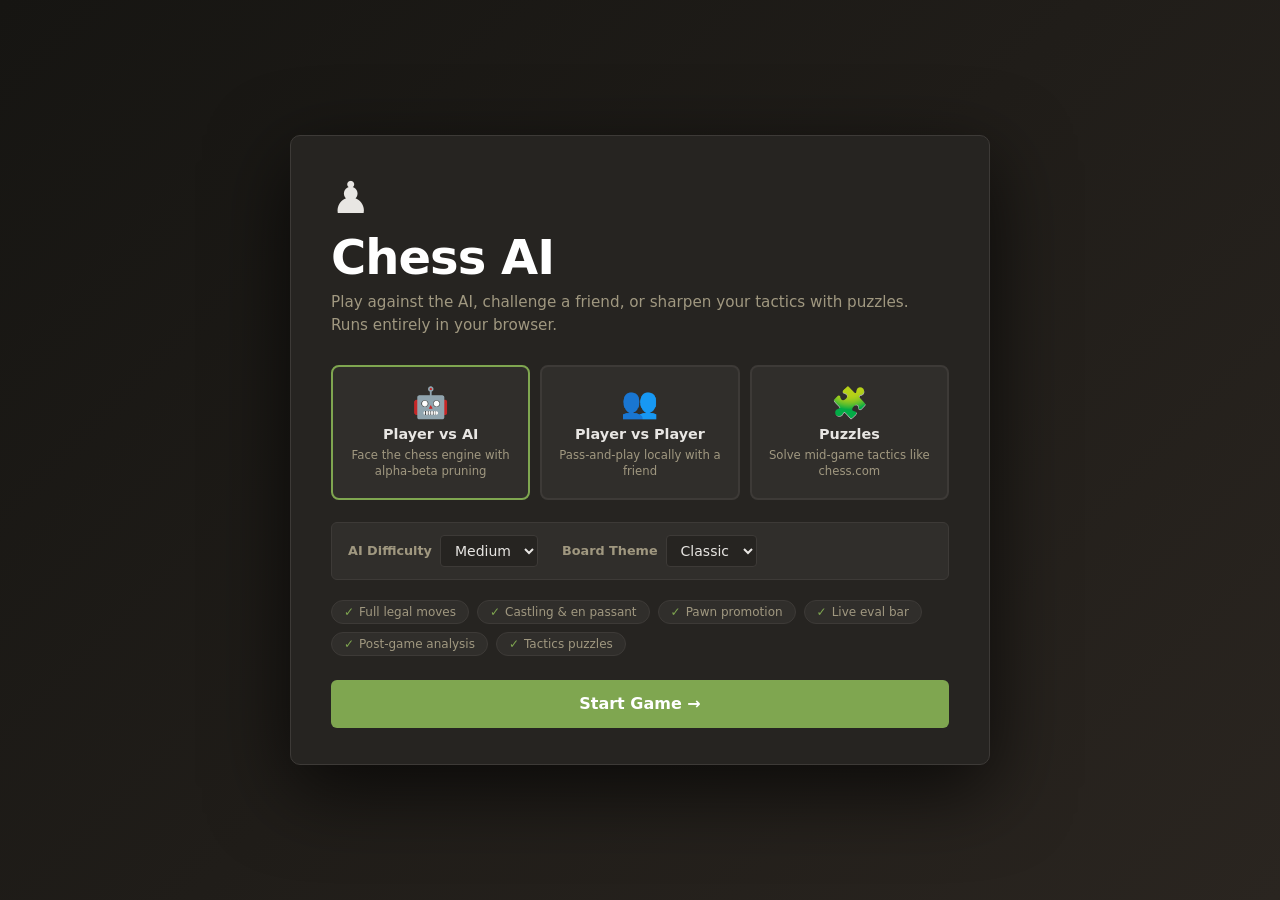
<file: index.html>
<!DOCTYPE html>
<html lang="en">
<head>
<meta charset="UTF-8">
<meta name="viewport" content="width=device-width, initial-scale=1.0">
<title>Chess AI</title>
<style>
/* ================================================================
   CHESS AI — Complete chess.com-inspired styles
   ================================================================ */
:root {
  --light-sq:  #f0d9b5;
  --dark-sq:   #b58863;
  --select:    rgba(20,85,30,0.5);
  --legal-dot: rgba(0,0,0,0.18);
  --last-move: rgba(155,199,0,0.41);
  --check-sq:  #e04040;
  --hint-sq:   rgba(30,160,60,0.5);

  --bg:        #161512;
  --surface:   #262421;
  --surface2:  #302e2b;
  --panel:     #1d1b19;
  --border:    #3d3a37;
  --text:      #e8e6e3;
  --text-dim:  #a09880;
  --text-mute: #6d6460;
  --green:     #7fa650;
  --green-dk:  #538a2c;
  --red:       #c84b4b;
  --blue:      #4d8bc9;
  --gold:      #c9a227;
}

*,*::before,*::after { box-sizing:border-box; margin:0; padding:0; }
html, body { height:100%; }

body {
  background: var(--bg);
  color: var(--text);
  font-family: Inter, system-ui, -apple-system, sans-serif;
  font-size: 14px;
  min-height: 100vh;
}
button { font:inherit; cursor:pointer; border:none; }
select { font:inherit; cursor:pointer; }

/* ── WELCOME SCREEN ─────────────────────────────────────────── */
#welcomeScreen {
  position: fixed; inset: 0;
  display: flex; align-items: center; justify-content: center;
  background: linear-gradient(135deg, #161512 0%, #2a2520 100%);
  z-index: 100; padding: 16px;
}
#welcomeScreen.hidden { display: none; }

.wcard {
  background: var(--surface);
  border: 1px solid var(--border);
  border-radius: 10px;
  padding: 36px 40px;
  width: min(700px, 100%);
  box-shadow: 0 24px 80px rgba(0,0,0,0.7);
}
.wcard-logo { font-size: 44px; margin-bottom: 6px; }
.wcard h1 {
  font-size: clamp(1.8rem, 5vw, 3rem);
  font-weight: 800; color: #fff;
  letter-spacing: -0.02em; margin-bottom: 6px;
}
.wcard .tagline {
  color: var(--text-dim); font-size: 0.95rem;
  margin-bottom: 28px; line-height: 1.5;
}

/* Mode cards */
.mode-grid {
  display: grid; grid-template-columns: repeat(3,1fr);
  gap: 10px; margin-bottom: 22px;
}
.mode-card {
  background: var(--surface2);
  border: 2px solid var(--border);
  border-radius: 8px;
  padding: 18px 12px;
  display: flex; flex-direction: column; align-items: center; gap: 6px;
  color: var(--text); transition: border-color .15s, background .15s;
}
.mode-card:hover { border-color: var(--green); background: #332e28; }
.mode-card.active { border-color: var(--green); }
.mode-card .mc-icon { font-size: 30px; }
.mode-card .mc-name { font-weight: 700; font-size: 0.9rem; }
.mode-card .mc-desc {
  font-size: 0.73rem; color: var(--text-dim);
  text-align: center; line-height: 1.35;
}

/* Options row */
.options-row {
  display: flex; align-items: center; gap: 24px;
  background: var(--surface2); border: 1px solid var(--border);
  border-radius: 6px; padding: 12px 16px;
  margin-bottom: 20px;
}
.opt-group { display:flex; align-items:center; gap:8px; }
.opt-group label { font-size:0.8rem; color:var(--text-dim); font-weight:700; white-space:nowrap; }
.opt-group select {
  background: var(--surface); border: 1px solid var(--border);
  border-radius: 4px; color: var(--text);
  padding: 5px 10px; min-height: 32px;
}

/* Feature chips */
.feat-row {
  display: flex; gap: 8px; flex-wrap: wrap; margin-bottom: 24px;
}
.feat-chip {
  background: var(--surface2); border: 1px solid var(--border);
  border-radius: 20px; padding: 4px 12px;
  font-size: 0.75rem; color: var(--text-dim);
  display: flex; align-items: center; gap: 5px;
}
.feat-chip span { color: var(--green); }

/* Start button */
.start-btn {
  width: 100%; min-height: 48px;
  background: var(--green); color: #fff;
  font-size: 1rem; font-weight: 800;
  border-radius: 6px; transition: background .15s;
}
.start-btn:hover { background: var(--green-dk); }

/* ── GAME SHELL ─────────────────────────────────────────────── */
#gameShell {
  display: none;
  flex-direction: row;
  align-items: center;
  justify-content: center;
  gap: 10px;
  min-height: 100vh;
  padding: 16px;
}
#gameShell.visible { display: flex; }

/* ── EVAL BAR ───────────────────────────────────────────────── */
.eval-bar-wrap {
  display: flex; flex-direction: column;
  width: 20px; height: 560px;
  border-radius: 4px; overflow: hidden;
  flex-shrink: 0; position: relative;
  border: 1px solid var(--border);
}
.eval-black {
  background: #3a3532; width: 100%;
  height: 50%; transition: height 0.6s ease;
  display: flex; align-items: flex-start; justify-content: center;
  padding-top: 4px;
}
.eval-white {
  background: #ddd8d0; width: 100%; flex: 1;
  display: flex; align-items: flex-end; justify-content: center;
  padding-bottom: 4px;
}
.eval-label {
  font-size: 8px; font-weight: 800;
  writing-mode: horizontal-tb; color: var(--text-mute);
}

/* ── BOARD AREA ─────────────────────────────────────────────── */
.board-col {
  display: flex; flex-direction: column;
  gap: 4px;
}

/* Player bar */
.player-bar {
  display: flex; align-items: center; gap: 10px;
  background: var(--surface); border: 1px solid var(--border);
  border-radius: 6px; padding: 7px 12px;
  height: 44px; transition: border-color .2s;
}
.player-bar.active-turn { border-color: var(--green); }
.pav {
  width: 28px; height: 28px; border-radius: 50%;
  display: flex; align-items: center; justify-content: center;
  font-size: 13px; font-weight: 800; flex-shrink: 0;
}
.pav.white { background: #f0ece4; color: #222; }
.pav.black { background: #2a2826; color: #f0ece4; border: 1px solid #555; }
.pname  { font-weight: 700; font-size: 0.88rem; }
.prating{ font-size: 0.72rem; color: var(--text-dim); margin-left: 2px; }
.pcap   {
  display: flex; flex-wrap: wrap; gap: 1px;
  align-items: center; margin-left: auto;
  max-width: 120px;
}
.pcap-piece { font-size: 13px; line-height: 1; }
.padv { font-size: 0.72rem; font-weight: 700; color: var(--text-dim); margin-left: 4px; }

/* Board wrapper with rank/file labels */
.board-with-coords {
  display: flex; flex-direction: column;
}
.board-row { display: flex; }
.rank-labels {
  display: flex; flex-direction: column;
  justify-content: space-around;
  width: 16px; padding: 0 2px;
}
.rank-labels span {
  font-size: 10px; font-weight: 700;
  color: var(--text-mute); text-align: center;
  height: 70px; display: flex; align-items: center;
}
.file-labels {
  display: flex; margin-left: 16px;
}
.file-labels span {
  font-size: 10px; font-weight: 700;
  color: var(--text-mute); text-align: center;
  width: 70px;
}

/* THE BOARD */
.board {
  display: grid;
  grid-template-columns: repeat(8, 70px);
  grid-template-rows:    repeat(8, 70px);
  border: 2px solid #111;
  flex-shrink: 0;
}
.sq {
  width: 70px; height: 70px;
  display: flex; align-items: center; justify-content: center;
  cursor: pointer; position: relative;
  transition: background 0.05s;
}
.sq.light { background: var(--light-sq); }
.sq.dark  { background: var(--dark-sq); }
.sq.sel   { background: var(--select) !important; }
.sq.last-from,
.sq.last-to  { box-shadow: inset 0 0 0 100px var(--last-move); }
.sq.in-check { background: radial-gradient(circle, rgba(255,0,0,0.55) 0%, var(--check-sq) 100%) !important; }
.sq.hint     { box-shadow: inset 0 0 0 100px var(--hint-sq); }

/* Legal move indicators */
.sq.legal-move::after {
  content: '';
  position: absolute;
  width: 30%; height: 30%;
  border-radius: 50%;
  background: rgba(0,0,0,0.18);
  pointer-events: none; z-index: 2;
}
.sq.legal-cap::after {
  content: '';
  position: absolute;
  inset: 0;
  background: radial-gradient(circle, transparent 60%, rgba(0,0,0,0.18) 60%);
  pointer-events: none; z-index: 2;
}

/* ── PIECES — high-contrast white vs black ─────────────────── */
.piece {
  width: 88%; height: 88%;
  display: flex; align-items: center; justify-content: center;
  pointer-events: none; user-select: none;
  position: relative; z-index: 1;
}
.piece img {
  width: 100%; height: 100%;
  object-fit: contain;
  filter: drop-shadow(0 2px 5px rgba(0,0,0,0.6));
  pointer-events: none;
}
/* Unicode fallback — clearly distinct white vs black */
.piece.wp .pu {  /* white pieces */
  color: #fff8ef;
  text-shadow:
    0 0 0 #fff8ef,
    -1.5px -1.5px 0 #000,
     1.5px -1.5px 0 #000,
    -1.5px  1.5px 0 #000,
     1.5px  1.5px 0 #000,
     0 3px 6px rgba(0,0,0,0.7);
}
.piece.bp .pu {  /* black pieces */
  color: #1a1715;
  text-shadow:
    0 0 0 #1a1715,
    -1.5px -1.5px 0 #e8e0d0,
     1.5px -1.5px 0 #e8e0d0,
    -1.5px  1.5px 0 #e8e0d0,
     1.5px  1.5px 0 #e8e0d0,
     0 3px 6px rgba(0,0,0,0.5);
}
.pu {
  font-size: 46px; line-height: 1;
  display: block; pointer-events: none;
}

/* ── SIDE PANEL ─────────────────────────────────────────────── */
.side-panel {
  display: flex; flex-direction: column;
  gap: 8px; width: 272px; flex-shrink: 0;
  align-self: center;
}
.scard {
  background: var(--surface);
  border: 1px solid var(--border);
  border-radius: 8px; padding: 14px;
}
.scard-title {
  font-size: 0.68rem; font-weight: 800;
  text-transform: uppercase; letter-spacing: 0.07em;
  color: var(--text-mute); margin-bottom: 10px;
}

/* Mode tabs */
.mtabs { display: flex; gap: 4px; margin-bottom: 0; }
.mtab {
  flex: 1; min-height: 30px;
  background: var(--surface2); border: 1px solid var(--border);
  border-radius: 4px; color: var(--text-dim);
  font-size: 0.75rem; font-weight: 700;
  transition: all .12s;
}
.mtab.active, .mtab:hover {
  background: var(--green); border-color: var(--green); color: #fff;
}

/* Status */
.status-msg {
  font-size: 0.95rem; font-weight: 700;
  line-height: 1.4; min-height: 2.4em;
  color: var(--text);
}
.status-msg.good { color: var(--green); }
.status-msg.bad  { color: var(--red); }
.status-msg.warn { color: var(--gold); }

/* Buttons */
.btn-grid { display: grid; grid-template-columns: 1fr 1fr; gap: 6px; }
.btn-grid.one-col { grid-template-columns: 1fr; }
.gbtn {
  min-height: 34px; border-radius: 4px;
  font-size: 0.78rem; font-weight: 700;
  background: var(--surface2); border: 1px solid var(--border);
  color: var(--text); transition: all .12s; padding: 0 8px;
}
.gbtn:hover { border-color: var(--text-dim); }
.gbtn.green { background: var(--green); border-color: var(--green); color: #fff; }
.gbtn.green:hover { background: var(--green-dk); }
.gbtn.blue  { background: var(--blue);  border-color: var(--blue);  color: #fff; }
.gbtn.red   { background: var(--red);   border-color: var(--red);   color: #fff; }
.gbtn.wide  { grid-column: 1/-1; }
.gbtn:disabled { opacity: 0.4; cursor: not-allowed; }

/* Slider */
.slider-wrap {
  display: flex; align-items: center; gap: 8px;
}
.slider-wrap label { font-size: 0.75rem; color: var(--text-dim); font-weight: 700; }
.slider-wrap input[type=range] { flex: 1; accent-color: var(--green); }
.slider-wrap .sv { font-size: 0.78rem; font-weight: 800; min-width: 18px; text-align: right; }

/* Eval numbers */
.eval-num {
  font-size: 1.4rem; font-weight: 800; color: var(--text);
  display: flex; align-items: baseline; gap: 6px;
}
.eval-num small { font-size: 0.7rem; color: var(--text-dim); font-weight: 700; }

/* Move list */
.move-scroll { max-height: 150px; overflow-y: auto; scrollbar-width: thin; scrollbar-color: var(--border) transparent; }
.move-table { width: 100%; border-collapse: collapse; }
.move-table td { padding: 3px 5px; font-size: 0.8rem; }
.move-table td:first-child { color: var(--text-mute); width: 24px; font-weight: 700; }
.move-table .wm { color: var(--text); font-weight: 600; }
.move-table .bm { color: var(--text-dim); }
.move-table tr:hover td { background: var(--surface2); }

/* ── PUZZLE PANEL ───────────────────────────────────────────── */
.pz-badge {
  display: inline-block;
  background: var(--gold); color: #000;
  font-size: 0.62rem; font-weight: 800;
  padding: 2px 7px; border-radius: 3px;
  text-transform: uppercase; margin-right: 6px;
}
.pz-rating { float: right; font-size: 0.75rem; color: var(--text-dim); font-weight: 700; }
.pz-name { font-weight: 700; font-size: 0.92rem; margin-bottom: 6px; }
.pz-desc { font-size: 0.8rem; color: var(--text-dim); line-height: 1.45; margin-bottom: 10px; }

.pz-progress { display: flex; gap: 5px; margin-bottom: 10px; }
.pdot {
  width: 9px; height: 9px; border-radius: 50%;
  background: var(--surface2); border: 1px solid var(--border);
  transition: background .2s;
}
.pdot.ok  { background: var(--green); border-color: var(--green); }
.pdot.bad { background: var(--red);   border-color: var(--red); }

.pz-feedback {
  font-size: 0.82rem; font-weight: 700;
  padding: 8px 10px; border-radius: 4px; margin-bottom: 8px;
  min-height: 36px; line-height: 1.4;
}
.pz-feedback.ok   { background: #1a3a1a; color: #7fc97f; }
.pz-feedback.bad  { background: #3a1a1a; color: #f08080; }
.pz-feedback.info { background: var(--surface2); color: var(--text-dim); }

.pz-nav { display: flex; gap: 6px; }
.pz-nav button { flex: 1; min-height: 32px; border-radius: 4px; font-size: 0.78rem; font-weight: 700; }

/* ── PROMOTION OVERLAY ──────────────────────────────────────── */
#promoOverlay {
  display: none; position: fixed; inset: 0;
  background: rgba(0,0,0,0.75);
  place-items: center; z-index: 200;
}
#promoOverlay.show { display: grid; }
.promo-box {
  background: var(--surface); border: 1px solid var(--border);
  border-radius: 10px; padding: 20px 24px; text-align: center;
  box-shadow: 0 20px 60px rgba(0,0,0,0.7);
}
.promo-box h3 { color: var(--text); margin-bottom: 14px; font-size: 1rem; font-weight: 700; }
.promo-row { display: flex; gap: 10px; }
.promo-sq {
  width: 76px; height: 76px;
  background: var(--surface2); border: 2px solid var(--border);
  border-radius: 8px; display: flex; align-items: center; justify-content: center;
  cursor: pointer; transition: border-color .15s;
  font-size: 48px;
}
.promo-sq:hover { border-color: var(--green); background: #2a3a2a; }
.promo-sq img { width: 58px; height: 58px; object-fit: contain; }

/* ── POST-GAME ANALYSIS ─────────────────────────────────────── */
#analysisOverlay {
  display: none; position: fixed; inset: 0;
  background: rgba(0,0,0,0.8);
  place-items: center; z-index: 150;
  overflow-y: auto; padding: 24px;
}
#analysisOverlay.show { display: grid; }
.analysis-box {
  background: var(--surface); border: 1px solid var(--border);
  border-radius: 10px; padding: 28px 30px;
  width: min(580px,100%);
  box-shadow: 0 24px 70px rgba(0,0,0,0.7);
}
.analysis-box h2 { font-size: 1.7rem; font-weight: 800; color: #fff; margin-bottom: 4px; }
.analysis-box .a-sub { color: var(--text-dim); font-size: 0.88rem; margin-bottom: 20px; }

.a-stats {
  display: grid; grid-template-columns: repeat(3,1fr);
  gap: 8px; margin-bottom: 20px;
}
.a-stat {
  background: var(--surface2); border: 1px solid var(--border);
  border-radius: 5px; padding: 10px 12px;
}
.a-stat span { display:block; font-size:0.65rem; font-weight:800; text-transform:uppercase; color:var(--text-mute); margin-bottom:3px; }
.a-stat strong { font-size:1.15rem; }

.a-sec { margin-bottom: 18px; }
.a-sec h3 { font-size:0.68rem; font-weight:800; text-transform:uppercase; letter-spacing:0.07em; color:var(--text-mute); margin-bottom:10px; }

.mistake-row {
  background: var(--surface2); border-radius: 4px;
  border-left: 3px solid var(--red);
  padding: 9px 12px; margin-bottom: 7px;
  font-size: 0.83rem; line-height: 1.5;
}
.mistake-row.blunder { border-color: #ff5555; }
.mistake-row.mistake { border-color: var(--gold); }
.mr-head { font-weight: 700; color: var(--text); margin-bottom: 2px; }
.mr-note { color: var(--text-dim); }
.mr-tag {
  font-size: 0.65rem; font-weight: 800; text-transform: uppercase;
  padding: 1px 5px; border-radius: 3px; margin-left: 6px;
}
.blunder .mr-tag { background: var(--red);  color: #fff; }
.mistake .mr-tag { background: var(--gold); color: #000; }

.coach-tip {
  background: #192a19; border: 1px solid #2d5a2d;
  border-radius: 5px; padding: 12px 14px;
  font-size: 0.85rem; line-height: 1.55; color: #9acd9a;
}

.a-actions { display: grid; grid-template-columns: 1fr 1fr; gap: 10px; margin-top: 20px; }
.a-actions button {
  min-height: 42px; border-radius: 5px;
  font-weight: 700; font-size: 0.88rem; border: none;
}
.a-actions .ag { background: var(--green); color: #fff; }
.a-actions .ag:hover { background: var(--green-dk); }
.a-actions .as { background: var(--surface2); color: var(--text); border: 1px solid var(--border); }
.a-actions .as:hover { border-color: var(--text-dim); }

/* ── RESPONSIVE ─────────────────────────────────────────────── */
@media (max-width: 1080px) {
  #gameShell { flex-wrap: wrap; align-items: flex-start; padding-top: 12px; }
  .eval-bar-wrap { display: none; }
  .side-panel { width: 100%; max-width: 560px; flex-direction: row; flex-wrap: wrap; }
  .side-panel .scard { flex: 1; min-width: 200px; }
}
@media (max-width: 660px) {
  .board { grid-template-columns: repeat(8,11vw); grid-template-rows: repeat(8,11vw); }
  .sq { width: 11vw; height: 11vw; }
  .rank-labels span { height: 11vw; }
  .file-labels span { width: 11vw; }
  .pu { font-size: 8vw; }
  .mode-grid { grid-template-columns: 1fr 1fr; }
  .a-stats { grid-template-columns: repeat(2,1fr); }
  .a-actions { grid-template-columns: 1fr; }
}
</style>
</head>
<body>

<!-- ═══════════ WELCOME SCREEN ═══════════ -->
<div id="welcomeScreen">
  <div class="wcard">
    <div class="wcard-logo">♟</div>
    <h1>Chess AI</h1>
    <p class="tagline">Play against the AI, challenge a friend, or sharpen your tactics with puzzles. Runs entirely in your browser.</p>

    <div class="mode-grid">
      <button class="mode-card active" id="wm-pvc" onclick="selectMode('pvc')">
        <span class="mc-icon">🤖</span>
        <span class="mc-name">Player vs AI</span>
        <span class="mc-desc">Face the chess engine with alpha-beta pruning</span>
      </button>
      <button class="mode-card" id="wm-pvp" onclick="selectMode('pvp')">
        <span class="mc-icon">👥</span>
        <span class="mc-name">Player vs Player</span>
        <span class="mc-desc">Pass-and-play locally with a friend</span>
      </button>
      <button class="mode-card" id="wm-puzzle" onclick="selectMode('puzzle')">
        <span class="mc-icon">🧩</span>
        <span class="mc-name">Puzzles</span>
        <span class="mc-desc">Solve mid-game tactics like chess.com</span>
      </button>
    </div>

    <div class="options-row">
      <div class="opt-group">
        <label>AI Difficulty</label>
        <select id="diffSelect">
          <option value="2">Easy</option>
          <option value="3" selected>Medium</option>
          <option value="4">Hard</option>
        </select>
      </div>
      <div class="opt-group">
        <label>Board Theme</label>
        <select id="welcomeTheme" onchange="pendingTheme=this.value">
          <option value="classic">Classic</option>
          <option value="ocean">Ocean</option>
          <option value="walnut">Walnut</option>
          <option value="green">Green</option>
        </select>
      </div>
    </div>

    <div class="feat-row">
      <div class="feat-chip"><span>✓</span> Full legal moves</div>
      <div class="feat-chip"><span>✓</span> Castling &amp; en passant</div>
      <div class="feat-chip"><span>✓</span> Pawn promotion</div>
      <div class="feat-chip"><span>✓</span> Live eval bar</div>
      <div class="feat-chip"><span>✓</span> Post-game analysis</div>
      <div class="feat-chip"><span>✓</span> Tactics puzzles</div>
    </div>

    <button class="start-btn" onclick="launchGame()">Start Game →</button>
  </div>
</div>


<!-- ═══════════ GAME SHELL ═══════════ -->
<div id="gameShell">

  <!-- Eval bar -->
  <div class="eval-bar-wrap" id="evalBar">
    <div class="eval-black" id="evalBlack" style="height:50%">
      <span class="eval-label" id="evalTopLabel"></span>
    </div>
    <div class="eval-white">
      <span class="eval-label" id="evalBotLabel">0.0</span>
    </div>
  </div>

  <!-- Board column -->
  <div class="board-col">

    <!-- Top player bar (Black by default) -->
    <div class="player-bar" id="topBar">
      <div class="pav black">♟</div>
      <div>
        <span class="pname">Black</span>
        <span class="prating" id="topRating"></span>
      </div>
      <div class="pcap" id="topCap"></div>
      <span class="padv" id="topAdv"></span>
    </div>

    <!-- Board with coordinate labels -->
    <div class="board-with-coords">
      <div class="board-row">
        <div class="rank-labels" id="rankLabels"></div>
        <div class="board" id="board"></div>
      </div>
      <div class="file-labels" id="fileLabels"></div>
    </div>

    <!-- Bottom player bar (White by default) -->
    <div class="player-bar" id="bottomBar">
      <div class="pav white">♙</div>
      <div>
        <span class="pname" id="bottomName">You (White)</span>
        <span class="prating" id="bottomRating"></span>
      </div>
      <div class="pcap" id="bottomCap"></div>
      <span class="padv" id="bottomAdv"></span>
    </div>

  </div><!-- /board-col -->


  <!-- Side panel -->
  <div class="side-panel">

    <!-- Mode tabs -->
    <div class="scard" style="padding:10px">
      <div class="mtabs">
        <button class="mtab active" id="tabPvc" onclick="switchMode('pvc')">Vs AI</button>
        <button class="mtab"        id="tabPvp" onclick="switchMode('pvp')">P vs P</button>
        <button class="mtab"        id="tabPuzzle" onclick="switchMode('puzzle')">Puzzles</button>
        <button class="mtab"        onclick="goMenu()" style="flex:0;padding:0 10px">☰</button>
      </div>
    </div>

    <!-- Status card (game modes) -->
    <div class="scard" id="statusCard">
      <div class="scard-title">Status</div>
      <div class="status-msg" id="statusMsg">White to move</div>
    </div>

    <!-- Controls -->
    <div class="scard" id="controlsCard">
      <div class="scard-title">Controls</div>
      <div class="btn-grid">
        <button class="gbtn blue wide" id="hintBtn" onclick="showHint()">💡 Hint</button>
        <button class="gbtn" onclick="flipBoard()">↕ Flip</button>
        <button class="gbtn" onclick="resetGame()">↺ Reset</button>
        <button class="gbtn wide" onclick="goMenu()">← Menu</button>
      </div>
    </div>

    <!-- Engine settings -->
    <div class="scard" id="engineCard">
      <div class="scard-title">Engine</div>
      <div class="slider-wrap" style="margin-bottom:10px">
        <label>Depth</label>
        <input type="range" id="depthSlider" min="1" max="4" value="3" oninput="aiDepth=+this.value;document.getElementById('depthVal').textContent=this.value">
        <span class="sv" id="depthVal">3</span>
      </div>
      <div class="scard-title" style="margin-bottom:6px">Theme</div>
      <select id="themeSelect" onchange="setTheme(this.value)" style="width:100%;background:var(--surface2);border:1px solid var(--border);border-radius:4px;color:var(--text);padding:5px 8px;min-height:30px">
        <option value="classic">Classic</option>
        <option value="ocean">Ocean</option>
        <option value="walnut">Walnut</option>
        <option value="green">Green</option>
      </select>
    </div>

    <!-- Eval display -->
    <div class="scard" id="evalCard">
      <div class="scard-title">Evaluation</div>
      <div class="eval-num"><span id="evalNum">0.0</span><small>centipawns</small></div>
    </div>

    <!-- Move history -->
    <div class="scard" id="moveCard" style="flex:1">
      <div class="scard-title">Moves</div>
      <div class="move-scroll">
        <table class="move-table"><tbody id="moveList"></tbody></table>
      </div>
    </div>

    <!-- Puzzle panel (hidden by default) -->
    <div class="scard" id="puzzleCard" style="display:none">
      <div style="margin-bottom:8px">
        <span class="pz-badge" id="pzTag">Tactic</span>
        <span class="pz-rating" id="pzRating">★ 1000</span>
      </div>
      <div class="pz-name" id="pzName">Puzzle</div>
      <div class="pz-desc" id="pzDesc">Find the best move.</div>
      <div class="pz-progress" id="pzProgress"></div>
      <div class="pz-feedback info" id="pzFeedback">Find the best move for this position.</div>
      <div class="pz-nav">
        <button class="gbtn" onclick="prevPuzzle()">◀ Prev</button>
        <button class="gbtn" onclick="retryPuzzle()">↺ Retry</button>
        <button class="gbtn" onclick="showPuzzleSolution()">👁 Show</button>
        <button class="gbtn green" id="pzNext" onclick="nextPuzzle()" disabled>Next ▶</button>
      </div>
    </div>

  </div><!-- /side-panel -->
</div><!-- /gameShell -->


<!-- ═══════════ PROMOTION OVERLAY ═══════════ -->
<div id="promoOverlay">
  <div class="promo-box">
    <h3>Promote your pawn</h3>
    <div class="promo-row" id="promoRow"></div>
  </div>
</div>


<!-- ═══════════ POST-GAME ANALYSIS ═══════════ -->
<div id="analysisOverlay">
  <div class="analysis-box">
    <h2 id="aTitle">Game Over</h2>
    <p class="a-sub" id="aSub"></p>

    <div class="a-stats">
      <div class="a-stat"><span>Your Moves</span><strong id="sMoves">0</strong></div>
      <div class="a-stat"><span>Mistakes</span><strong id="sMistakes">0</strong></div>
      <div class="a-stat"><span>Blunders</span><strong id="sBlunders">0</strong></div>
      <div class="a-stat"><span>Captures</span><strong id="sCaptures">0</strong></div>
      <div class="a-stat"><span>Checks Given</span><strong id="sChecks">0</strong></div>
      <div class="a-stat"><span>Pieces Lost</span><strong id="sLost">0</strong></div>
    </div>

    <div class="a-sec">
      <h3>Key Mistakes</h3>
      <div id="mistakeList"></div>
    </div>

    <div class="a-sec">
      <h3>Coach Tip</h3>
      <div class="coach-tip" id="coachTip"></div>
    </div>

    <div class="a-actions">
      <button class="ag" onclick="closeAnalysis();resetGame()">Play Again</button>
      <button class="as" onclick="closeAnalysis();goMenu()">Main Menu</button>
    </div>
  </div>
</div>


<script>
'use strict';
// ================================================================
//  CHESS AI — All-in-one JavaScript
// ================================================================

// ── PIECE ASSETS ─────────────────────────────────────────────────
const PNG = {
  wP:'assets/white_pawn.png',   wN:'assets/white_knight.png',
  wB:'assets/white_bishop.png', wR:'assets/white_rook.png',
  wQ:'assets/white_queen.png',  wK:'assets/white_king.png',
  bP:'assets/black_pawn.png',   bN:'assets/black_knight.png',
  bB:'assets/black_bishop.png', bR:'assets/black_rook.png',
  bQ:'assets/black_queen.png',  bK:'assets/black_king.png',
};
const UNI = {
  wP:'♙', wN:'♘', wB:'♗', wR:'♖', wQ:'♕', wK:'♔',
  bP:'♟', bN:'♞', bB:'♝', bR:'♜', bQ:'♛', bK:'♚',
};
const imgOk = {};

(function preload() {
  Object.entries(PNG).forEach(([k,src])=>{
    const i=new Image();
    i.onload =()=>{ imgOk[k]=true; };
    i.onerror=()=>{ imgOk[k]=false; };
    i.src=src;
  });
})();

function makePiece(pc) {
  const isW = pc[0]==='w';
  const wrap = document.createElement('div');
  wrap.className = 'piece '+(isW?'wp':'bp');

  if(imgOk[pc]===false) {
    // Use styled Unicode
    const s=document.createElement('span');
    s.className='pu'; s.textContent=UNI[pc];
    wrap.appendChild(s);
  } else {
    const img=document.createElement('img');
    img.src=PNG[pc]; img.alt=pc;
    img.onerror=()=>{
      imgOk[pc]=false;
      const s=document.createElement('span');
      s.className='pu'; s.textContent=UNI[pc];
      img.replaceWith(s);
    };
    wrap.appendChild(img);
  }
  return wrap;
}

// ── CHESS ENGINE ─────────────────────────────────────────────────
const PV = {Q:900,R:500,B:330,N:320,P:100,K:20000};
const PST = {
  P:[ 0, 0, 0, 0, 0, 0, 0, 0, 50,50,50,50,50,50,50,50, 10,10,20,30,30,20,10,10,
      5, 5,10,25,25,10, 5, 5,  0, 0, 0,20,20, 0, 0, 0,  5,-5,-10,0,0,-10,-5,5,
      5,10,10,-20,-20,10,10,5, 0, 0, 0, 0, 0, 0, 0, 0],
  N:[-50,-40,-30,-30,-30,-30,-40,-50,-40,-20,0,5,5,0,-20,-40,-30,5,10,15,15,10,5,-30,
     -30,0,15,20,20,15,0,-30,-30,5,15,20,20,15,5,-30,-30,0,10,15,15,10,0,-30,
     -40,-20,0,0,0,0,-20,-40,-50,-40,-30,-30,-30,-30,-40,-50],
  B:[-20,-10,-10,-10,-10,-10,-10,-20,-10,5,0,0,0,0,5,-10,-10,10,10,10,10,10,10,-10,
     -10,0,10,10,10,10,0,-10,-10,5,5,10,10,5,5,-10,-10,0,5,10,10,5,0,-10,
     -10,0,0,0,0,0,0,-10,-20,-10,-10,-10,-10,-10,-10,-20],
  R:[0,0,0,0,0,0,0,0,5,10,10,10,10,10,10,5,-5,0,0,0,0,0,0,-5,-5,0,0,0,0,0,0,-5,
     -5,0,0,0,0,0,0,-5,-5,0,0,0,0,0,0,-5,-5,0,0,0,0,0,0,-5,0,0,0,5,5,0,0,0],
  Q:[-20,-10,-10,-5,-5,-10,-10,-20,-10,0,5,0,0,0,0,-10,-10,5,5,5,5,5,0,-10,
     0,0,5,5,5,5,0,-5,-5,0,5,5,5,5,0,-5,-10,0,5,5,5,5,0,-10,
     -10,0,0,0,0,0,0,-10,-20,-10,-10,-5,-5,-10,-10,-20],
  K:[-30,-40,-40,-50,-50,-40,-40,-30,-30,-40,-40,-50,-50,-40,-40,-30,
     -30,-40,-40,-50,-50,-40,-40,-30,-30,-40,-40,-50,-50,-40,-40,-30,
     -20,-30,-30,-40,-40,-30,-30,-20,-10,-20,-20,-20,-20,-20,-20,-10,
     20,20,0,0,0,0,20,20,20,30,10,0,0,10,30,20],
};
function pstV(type,color,sq){
  return (PST[type]||new Array(64).fill(0))[color==='w'?sq:63-sq];
}

class Chess {
  constructor(){this.reset();}
  reset(){
    this.board=this._start(); this.turn='w';
    this.cas={wK:true,wQ:true,bK:true,bQ:true}; this.ep=null;
    this.cap={w:[],b:[]}; this.log=[]; this.over=false; this.winner=null;
  }
  _start(){
    const b=Array(64).fill(null);
    const back=['R','N','B','Q','K','B','N','R'];
    for(let f=0;f<8;f++){b[f]='b'+back[f];b[8+f]='bP';b[48+f]='wP';b[56+f]='w'+back[f];}
    return b;
  }
  row(sq){return Math.floor(sq/8);}
  col(sq){return sq%8;}
  idx(r,c){return r*8+c;}
  color(pc){return pc?pc[0]:null;}
  type(pc){return pc?pc[1]:null;}
  opp(c){return c==='w'?'b':'w';}

  pseudo(sq,pc,board,ep,cas){
    const c=this.color(pc),t=this.type(pc),r=this.row(sq),f=this.col(sq);
    const mv=[];
    const slide=(dr,df)=>{
      for(let k=1;k<8;k++){
        const tr=r+k*dr,tf=f+k*df;
        if(tr<0||tr>7||tf<0||tf>7)break;
        const to=this.idx(tr,tf);
        if(this.color(board[to])===c)break;
        mv.push(to); if(board[to])break;
      }
    };
    const step=(dr,df)=>{
      const tr=r+dr,tf=f+df;
      if(tr<0||tr>7||tf<0||tf>7)return;
      const to=this.idx(tr,tf);
      if(this.color(board[to])!==c)mv.push(to);
    };
    if(t==='P'){
      const d=c==='w'?-1:1,s=c==='w'?6:1;
      const fwd=this.idx(r+d,f);
      if(!board[fwd]){mv.push(fwd);if(r===s&&!board[this.idx(r+2*d,f)])mv.push(this.idx(r+2*d,f));}
      for(const df of[-1,1]){
        if(f+df<0||f+df>7)continue;
        const to=this.idx(r+d,f+df);
        if(this.color(board[to])===this.opp(c))mv.push(to);
        if(ep!==null&&to===ep)mv.push(to);
      }
    }else if(t==='N'){
      for(const[dr,df]of[[-2,-1],[-2,1],[-1,-2],[-1,2],[1,-2],[1,2],[2,-1],[2,1]])step(dr,df);
    }else if(t==='B'){for(const[dr,df]of[[-1,-1],[-1,1],[1,-1],[1,1]])slide(dr,df);}
    else if(t==='R'){for(const[dr,df]of[[-1,0],[1,0],[0,-1],[0,1]])slide(dr,df);}
    else if(t==='Q'){for(const[dr,df]of[[-1,-1],[-1,1],[1,-1],[1,1],[-1,0],[1,0],[0,-1],[0,1]])slide(dr,df);}
    else if(t==='K'){
      for(const[dr,df]of[[-1,-1],[-1,0],[-1,1],[0,-1],[0,1],[1,-1],[1,0],[1,1]])step(dr,df);
      const hr=c==='w'?7:0;
      if(r===hr&&f===4){
        const kk=c==='w'?'wK':'bK',qq=c==='w'?'wQ':'bQ';
        if(cas[kk]&&!board[this.idx(hr,5)]&&!board[this.idx(hr,6)]
          &&!this.attacked(this.idx(hr,4),this.opp(c),board)
          &&!this.attacked(this.idx(hr,5),this.opp(c),board)
          &&!this.attacked(this.idx(hr,6),this.opp(c),board))mv.push(this.idx(hr,6));
        if(cas[qq]&&!board[this.idx(hr,3)]&&!board[this.idx(hr,2)]&&!board[this.idx(hr,1)]
          &&!this.attacked(this.idx(hr,4),this.opp(c),board)
          &&!this.attacked(this.idx(hr,3),this.opp(c),board)
          &&!this.attacked(this.idx(hr,2),this.opp(c),board))mv.push(this.idx(hr,2));
      }
    }
    return mv;
  }

  applyMove(from,to,board,ep,cas,promo='Q'){
    const b=[...board],pc=b[from],c=this.color(pc),t=this.type(pc);
    let cap=b[to],nEp=null;const nCas={...cas};
    if(t==='P'&&to===ep){const cSq=this.idx(this.row(to)+(c==='w'?1:-1),this.col(to));cap=b[cSq];b[cSq]=null;}
    if(t==='P'&&Math.abs(this.row(to)-this.row(from))===2)nEp=this.idx((this.row(from)+this.row(to))/2,this.col(from));
    if(t==='K'){
      if(to-from===2){b[to-1]=b[to+1];b[to+1]=null;}
      if(from-to===2){b[to+1]=b[to-2];b[to-2]=null;}
      nCas[c==='w'?'wK':'bK']=false;nCas[c==='w'?'wQ':'bQ']=false;
    }
    if(t==='R'){if(from===56)nCas.wQ=false;if(from===63)nCas.wK=false;if(from===0)nCas.bQ=false;if(from===7)nCas.bK=false;}
    if(cap&&this.type(cap)==='R'){if(to===56)nCas.wQ=false;if(to===63)nCas.wK=false;if(to===0)nCas.bQ=false;if(to===7)nCas.bK=false;}
    b[to]=pc;b[from]=null;
    if(t==='P'&&(this.row(to)===0||this.row(to)===7))b[to]=c+promo;
    return[b,cap,nEp,nCas];
  }

  attacked(sq,byColor,board){
    for(let s=0;s<64;s++){
      if(this.color(board[s])!==byColor)continue;
      if(this.pseudo(s,board[s],board,null,{wK:false,wQ:false,bK:false,bQ:false}).includes(sq))return true;
    }
    return false;
  }
  inCheck(color,board){const k=board.findIndex(p=>p===color+'K');return k===-1||this.attacked(k,this.opp(color),board);}

  legalMoves(sq){
    const pc=this.board[sq];
    if(!pc||this.color(pc)!==this.turn)return[];
    return this.pseudo(sq,pc,this.board,this.ep,this.cas).filter(to=>{
      const[nb]=this.applyMove(sq,to,this.board,this.ep,this.cas);
      return!this.inCheck(this.turn,nb);
    });
  }
  allLegal(color=this.turn){
    const mv=[];
    for(let sq=0;sq<64;sq++){
      if(this.color(this.board[sq])!==color)continue;
      this.pseudo(sq,this.board[sq],this.board,this.ep,this.cas).forEach(to=>{
        const[nb]=this.applyMove(sq,to,this.board,this.ep,this.cas);
        if(!this.inCheck(color,nb))mv.push([sq,to]);
      });
    }
    return mv;
  }

  makeMove(from,to,promo='Q'){
    const[nb,cap,nEp,nCas]=this.applyMove(from,to,this.board,this.ep,this.cas,promo);
    const pc=this.board[from],c=this.color(pc),t=this.type(pc);
    this.board=nb;this.ep=nEp;this.cas=nCas;
    if(cap)this.cap[c].push(cap);
    this.turn=this.opp(this.turn);
    const check=this.inCheck(this.turn,this.board);
    const F='abcdefgh',R='87654321';
    const suf=t==='P'&&(this.row(to)===0||this.row(to)===7)?promo:'';
    this.log.push({from,to,pc,cap,check,color:c,
      text:F[this.col(from)]+R[this.row(from)]+F[this.col(to)]+R[this.row(to)]+suf,
      moveNum:Math.ceil(this.log.length/2)+1});
    const legal=this.allLegal(this.turn);
    if(!legal.length){this.over=true;this.winner=check?this.opp(this.turn):null;}
    return{cap,check};
  }

  evaluate(board=this.board){
    let sc=0;
    for(let sq=0;sq<64;sq++){
      const pc=board[sq];if(!pc)continue;
      const c=this.color(pc),t=this.type(pc);
      const v=(PV[t]||0)+pstV(t,c,sq);
      sc+=c==='w'?v:-v;
    }
    return sc;
  }

  minimax(board,depth,alpha,beta,max,ep,cas){
    const color=max?'w':'b',mv=[];
    for(let sq=0;sq<64;sq++){
      if(this.color(board[sq])!==color)continue;
      this.pseudo(sq,board[sq],board,ep,cas).forEach(to=>{
        const[nb,,nEp,nC]=this.applyMove(sq,to,board,ep,cas);
        if(!this.inCheck(color,nb))mv.push([sq,to,nb,nEp,nC]);
      });
    }
    if(!mv.length)return this.inCheck(color,board)?(max?-99999:99999):0;
    if(!depth)return this.evaluate(board);
    if(max){
      let best=-Infinity;
      for(const[,,nb,nEp,nC]of mv){const s=this.minimax(nb,depth-1,alpha,beta,false,nEp,nC);if(s>best)best=s;if(s>alpha)alpha=s;if(beta<=alpha)break;}
      return best;
    }else{
      let best=Infinity;
      for(const[,,nb,nEp,nC]of mv){const s=this.minimax(nb,depth-1,alpha,beta,true,nEp,nC);if(s<best)best=s;if(s<beta)beta=s;if(beta<=alpha)break;}
      return best;
    }
  }

  bestMove(depth){
    const c=this.turn,max=c==='w';
    let best=max?-Infinity:Infinity,bm=null;
    const mv=[];
    for(let sq=0;sq<64;sq++){
      if(this.color(this.board[sq])!==c)continue;
      this.pseudo(sq,this.board[sq],this.board,this.ep,this.cas).forEach(to=>{
        const[nb,,nEp,nC]=this.applyMove(sq,to,this.board,this.ep,this.cas);
        if(!this.inCheck(c,nb))mv.push([sq,to,nb,nEp,nC]);
      });
    }
    mv.sort(()=>Math.random()-0.5);
    for(const[sq,to,nb,nEp,nC]of mv){
      const s=this.minimax(nb,depth-1,-Infinity,Infinity,!max,nEp,nC);
      if((max&&s>best)||(!max&&s<best)){best=s;bm=[sq,to];}
    }
    return{move:bm,score:best};
  }
}

// ── PUZZLES ──────────────────────────────────────────────────────
const PUZZLES=[
  {name:'Back Rank Mate',tag:'Checkmate',rating:900,
   fen:'6k1/5ppp/8/8/8/8/5PPP/3R2K1 w - - 0 1',
   solution:['d1d8'],
   desc:'White to move. The black king is trapped on the back rank.',
   explain:'Rd8# is checkmate. The rook controls the entire back rank and the black king has no escape.'},
  {name:'Knight Fork',tag:'Fork',rating:1150,
   fen:'r1bqkb1r/pppp1ppp/2n2n2/4p3/4P3/2N2N2/PPPP1PPP/R1BQKB1R w KQkq - 4 4',
   solution:['f3e5'],
   desc:'White to move. Find the knight move that attacks two pieces at once.',
   explain:'Nxe5 forks the queen on d7 and the knight on c6, winning material.'},
  {name:'Queen Checkmate',tag:'Checkmate',rating:800,
   fen:'4k3/4Q3/4K3/8/8/8/8/8 w - - 0 1',
   solution:['e7e8'],
   desc:'White to move. Deliver checkmate in one.',
   explain:'Qe8# is checkmate. The king is completely boxed in.'},
  {name:'Promotion Race',tag:'Promotion',rating:950,
   fen:'8/P5k1/8/8/8/8/6K1/8 w - - 0 1',
   solution:['a7a8'],
   desc:'White to move. Promote the pawn to win.',
   explain:'a8=Q promotes to a queen. The new queen dominates the board and wins easily.'},
  {name:'Pin the Knight',tag:'Pin',rating:1050,
   fen:'r1bqk2r/pppp1ppp/2n2n2/4p3/1bB1P3/5N2/PPPP1PPP/RNBQK2R w KQkq - 4 4',
   solution:['c4b5'],
   desc:'White to move. Pin the knight to win material.',
   explain:'Bb5 pins the c6 knight to the king. The knight cannot move without exposing the king to check.'},
  {name:'Rook Skewer',tag:'Skewer',rating:1100,
   fen:'4k3/4r3/8/8/8/8/4R3/4K3 w - - 0 1',
   solution:['e2e8'],
   desc:'White to move. Use a skewer to win the rook.',
   explain:'Re8+ forces the king to move, then White captures the rook on e7.'},
  {name:'Smothered King',tag:'Checkmate',rating:1200,
   fen:'5rk1/5ppp/8/8/8/8/5PPP/5RK1 w - - 0 1',
   solution:['f1f8'],
   desc:'White to move. The black king is smothered by its own pieces.',
   explain:'Rxf8# is checkmate. The black king\'s pawns prevent any escape.'},
  {name:'Hanging Queen',tag:'Tactic',rating:750,
   fen:'rnb1kbnr/pppp1ppp/8/4p3/4P1q1/5N2/PPPP1PPP/RNBQKB1R w KQkq - 2 3',
   solution:['f3g1'],
   desc:'White to move. Win the hanging queen.',
   explain:'Ng1 attacks the queen on g4, winning it for free since it has nowhere safe to go.'},
];

// ── UI STATE ─────────────────────────────────────────────────────
let game=new Chess(), mode='pvc', aiDepth=3;
let selSq=null, legalSqs=[], lastMove=null;
let flipped=false, aiThinking=false, hintSq=null;
let evalScore=0, pendingTheme='classic', currentTheme='classic';
let puzzleIdx=0, pzGame=null, pzSolIdx=0, pzSolved=false;

const THEMES={
  classic:{light:'#f0d9b5',dark:'#b58863'},
  ocean:  {light:'#d9edf4',dark:'#4f7cac'},
  walnut: {light:'#e8d0a8',dark:'#7a4f2e'},
  green:  {light:'#eeeed2',dark:'#769656'},
};

function sqName(sq){return 'abcdefgh'[sq%8]+'87654321'[Math.floor(sq/8)];}
function sqN(sq){return 'abcdefgh'[sq%8]+'87654321'[Math.floor(sq/8)];}

// ── WELCOME / MODE ────────────────────────────────────────────────
let welcomeMode='pvc';
function selectMode(m){
  welcomeMode=m;
  document.querySelectorAll('.mode-card').forEach(b=>b.classList.remove('active'));
  document.getElementById('wm-'+m).classList.add('active');
}
function launchGame(){
  aiDepth=+document.getElementById('diffSelect').value||3;
  currentTheme=document.getElementById('welcomeTheme').value||'classic';
  document.getElementById('themeSelect').value=currentTheme;
  document.getElementById('depthSlider').value=aiDepth;
  document.getElementById('depthVal').textContent=aiDepth;
  startGame(welcomeMode);
}
function goMenu(){
  aiThinking=false;
  document.getElementById('gameShell').classList.remove('visible');
  document.getElementById('welcomeScreen').classList.remove('hidden');
}
function switchMode(m){startGame(m);}

// ── GAME START ────────────────────────────────────────────────────
function startGame(m){
  mode=m; game=new Chess();
  selSq=null;legalSqs=[];lastMove=null;flipped=false;aiThinking=false;hintSq=null;evalScore=0;

  document.getElementById('welcomeScreen').classList.add('hidden');
  document.getElementById('gameShell').classList.add('visible');

  // Tab highlighting
  ['tabPvc','tabPvp','tabPuzzle'].forEach(id=>{
    const el=document.getElementById(id);
    if(el)el.classList.remove('active');
  });
  const tabMap={pvc:'tabPvc',pvp:'tabPvp',puzzle:'tabPuzzle'};
  document.getElementById(tabMap[m])?.classList.add('active');

  // Show/hide panels
  const isPuzzle=m==='puzzle';
  document.getElementById('puzzleCard').style.display=isPuzzle?'block':'none';
  document.getElementById('statusCard').style.display=isPuzzle?'none':'block';
  document.getElementById('moveCard').style.display=isPuzzle?'none':'block';
  document.getElementById('evalCard').style.display=m==='pvc'?'block':'none';
  document.getElementById('evalBar').style.display=m==='pvc'?'flex':'none';
  document.getElementById('engineCard').style.display=m==='pvc'?'block':'none';
  document.getElementById('hintBtn').disabled=m!=='pvc';

  // Bottom player name
  document.getElementById('bottomName').textContent=
    m==='pvc'?'You (White)':m==='pvp'?'White':'White';
  document.getElementById('topBar').querySelector('.pname').textContent=
    m==='pvc'?'Chess AI':'Black';

  if(isPuzzle){
    buildBoard();
    loadPuzzle(0);
  }else{
    buildBoard();
    renderBoard();
    setStatus('White to move','');
    updateMoveList();
    updatePlayerBars();
    if(m==='pvc')scheduleEval();
  }
}

function resetGame(){startGame(mode);}

// ── BOARD BUILD ───────────────────────────────────────────────────
function buildBoard(){
  buildCoordLabels();
  const bd=document.getElementById('board');
  bd.innerHTML='';
  const thm=THEMES[currentTheme]||THEMES.classic;
  for(let vis=0;vis<64;vis++){
    const sq=flipped?(7-Math.floor(vis/8))*8+(7-vis%8):vis;
    const r=Math.floor(sq/8),f=sq%8,lt=(r+f)%2===0;
    const div=document.createElement('div');
    div.className='sq '+(lt?'light':'dark');
    div.style.background=lt?thm.light:thm.dark;
    div.dataset.sq=sq;
    div.addEventListener('click',()=>handleClick(+div.dataset.sq));
    bd.appendChild(div);
  }
}

function buildCoordLabels(){
  const ranks=document.getElementById('rankLabels');
  const files=document.getElementById('fileLabels');
  ranks.innerHTML=''; files.innerHTML='';
  const rs=flipped?'12345678'.split(''):'87654321'.split('');
  const fs=flipped?'hgfedcba'.split(''):'abcdefgh'.split('');
  rs.forEach(r=>{const s=document.createElement('span');s.textContent=r;ranks.appendChild(s);});
  fs.forEach(f=>{const s=document.createElement('span');s.textContent=f;files.appendChild(s);});
}

function setTheme(t){
  currentTheme=t;
  const thm=THEMES[t]||THEMES.classic;
  document.querySelectorAll('.sq').forEach(div=>{
    const sq=+div.dataset.sq,r=Math.floor(sq/8),f=sq%8,lt=(r+f)%2===0;
    div.style.background=lt?thm.light:thm.dark;
  });
}

// ── RENDER BOARD ─────────────────────────────────────────────────
function renderBoard(){
  const g=mode==='puzzle'?(pzGame||game):game;
  const chk=g.inCheck(g.turn,g.board);
  const thm=THEMES[currentTheme]||THEMES.classic;

  document.querySelectorAll('.sq').forEach(div=>{
    const sq=+div.dataset.sq,r=Math.floor(sq/8),f=sq%8,lt=(r+f)%2===0;
    div.style.background=lt?thm.light:thm.dark;
    div.classList.remove('sel','last-from','last-to','in-check','hint','legal-move','legal-cap');
    div.querySelectorAll('.piece,.wp,.bp').forEach(e=>e.remove());

    if(selSq===sq) div.classList.add('sel');
    if(hintSq===sq)div.classList.add('hint');
    if(lastMove){if(sq===lastMove.from)div.classList.add('last-from');if(sq===lastMove.to)div.classList.add('last-to');}
    if(chk&&g.board[sq]===g.turn+'K')div.classList.add('in-check');
    if(legalSqs.includes(sq))div.classList.add(g.board[sq]?'legal-cap':'legal-move');
    const pc=g.board[sq];
    if(pc)div.appendChild(makePiece(pc));
  });

  if(mode!=='puzzle'){
    if(!game.over){
      const chkGame=game.inCheck(game.turn,game.board);
      const c=game.turn==='w'?'White':'Black';
      setStatus(aiThinking?'AI thinking…':`${c} to move`+(chkGame?' — CHECK ⚠️':''),'');
    }
    document.getElementById('moveCard').querySelector('.move-scroll').scrollTop=9999;
    updateMoveList();
    updatePlayerBars();
    if(mode==='pvc')scheduleEval();
  }
}

function setStatus(t,c){const el=document.getElementById('statusMsg');if(el){el.textContent=t;el.className='status-msg '+(c||'');}}

function updateMoveList(){
  const tbody=document.getElementById('moveList');
  if(!tbody)return;tbody.innerHTML='';
  for(let i=0;i<game.log.length;i+=2){
    const tr=document.createElement('tr');
    const n=document.createElement('td');n.textContent=i/2+1;
    const w=document.createElement('td');w.className='wm';w.textContent=game.log[i].text;
    const b=document.createElement('td');b.className='bm';b.textContent=game.log[i+1]?game.log[i+1].text:'';
    tr.append(n,w,b);tbody.appendChild(tr);
  }
}

function updatePlayerBars(){
  const wCap=game.cap.w, bCap=game.cap.b;
  const wVal=wCap.reduce((s,p)=>s+(PV[game.type(p)]||0),0);
  const bVal=bCap.reduce((s,p)=>s+(PV[game.type(p)]||0),0);
  const top=document.getElementById('topBar'),bot=document.getElementById('bottomBar');
  if(!top||!bot)return;

  // top = Black, bottom = White (unless flipped)
  const [whiteBar,blackBar]=flipped?[top,bot]:[bot,top];
  whiteBar.classList.toggle('active-turn',game.turn==='w'&&!game.over);
  blackBar.classList.toggle('active-turn',game.turn==='b'&&!game.over);

  const fill=(bar,capArr,adv)=>{
    const capEl=bar.querySelector('.pcap'),advEl=bar.querySelector('.padv');
    if(capEl){capEl.innerHTML='';capArr.forEach(p=>{const s=document.createElement('span');s.className='pcap-piece';s.textContent=UNI[p]||'?';capEl.appendChild(s);});}
    if(advEl)advEl.textContent=adv>0?'+'+adv:'';
  };
  fill(whiteBar,bCap,wVal-bVal>0?wVal-bVal:0);
  fill(blackBar,wCap,bVal-wVal>0?bVal-wVal:0);
}

// ── EVAL BAR ─────────────────────────────────────────────────────
let evalTimer=null;
function scheduleEval(){
  clearTimeout(evalTimer);
  evalTimer=setTimeout(()=>{
    if(game.over){renderEval(game.winner==='w'?9999:game.winner==='b'?-9999:0);return;}
    const s=game.minimax(game.board,2,-Infinity,Infinity,true,game.ep,game.cas);
    renderEval(typeof s==='number'?s:0);
  },150);
}
function renderEval(sc){
  evalScore=sc;
  const capped=Math.max(-800,Math.min(800,sc));
  const blackPct=Math.round(50-(capped/800)*45);
  const bar=document.getElementById('evalBlack');
  if(bar)bar.style.height=blackPct+'%';
  const display=Math.abs(sc)>=9000?(sc>0?'M':'-M'):(sc>=0?'+':'')+( sc/100).toFixed(1);
  const el=document.getElementById('evalNum');
  const tl=document.getElementById('evalTopLabel');
  const bl=document.getElementById('evalBotLabel');
  if(el)el.textContent=display;
  if(tl)tl.textContent=sc<0?display:'';
  if(bl)bl.textContent=sc>=0?display:'';
}

// ── CLICK HANDLER ─────────────────────────────────────────────────
function handleClick(sq){
  if(mode==='puzzle'){handlePzClick(sq);return;}
  if(game.over||aiThinking)return;
  if(mode==='pvc'&&game.turn==='b')return;
  hintSq=null;
  if(selSq===null){
    if(game.board[sq]&&game.color(game.board[sq])===game.turn){
      selSq=sq;legalSqs=game.legalMoves(sq);renderBoard();
    }
  }else{
    if(legalSqs.includes(sq)){doMove(selSq,sq);}
    else if(game.board[sq]&&game.color(game.board[sq])===game.turn){selSq=sq;legalSqs=game.legalMoves(sq);renderBoard();}
    else{selSq=null;legalSqs=[];renderBoard();}
  }
}

function doMove(from,to,promo){
  const t=game.type(game.board[from]),rank=Math.floor(to/8);
  if(t==='P'&&(rank===0||rank===7)&&!promo){showPromo(from,to,game.turn);return;}
  game.makeMove(from,to,promo||'Q');
  lastMove={from,to};selSq=null;legalSqs=[];hintSq=null;
  renderBoard();
  if(game.over){handleGameOver();return;}
  if(mode==='pvc'&&game.turn==='b'){aiThinking=true;renderBoard();setTimeout(doAI,80);}
}

function doAI(){
  const{move:mv}=game.bestMove(aiDepth);
  aiThinking=false;
  if(mv){game.makeMove(mv[0],mv[1]);lastMove={from:mv[0],to:mv[1]};}
  renderBoard();
  if(game.over)handleGameOver();
}

function handleGameOver(){
  let t,c;
  if(game.winner){t=(game.winner==='w'?'White':'Black')+' wins by checkmate! 🎉';c='good';}
  else{t='Stalemate — Draw 🤝';c='';}
  setStatus(t,c);
  if(mode==='pvc')setTimeout(()=>showAnalysis(game.winner==='b'),900);
}

// ── HINT ──────────────────────────────────────────────────────────
function showHint(){
  if(mode!=='pvc'||game.over||aiThinking)return;
  const{move:mv}=game.bestMove(2);
  if(mv){hintSq=mv[0];selSq=null;legalSqs=[];renderBoard();
    setStatus('Hint: move the highlighted piece.','warn');
    setTimeout(()=>{hintSq=null;renderBoard();},2200);}
}
function flipBoard(){flipped=!flipped;buildBoard();renderBoard();}

// ── PROMOTION ─────────────────────────────────────────────────────
function showPromo(from,to,color){
  const row=document.getElementById('promoRow');
  row.innerHTML='';
  ['Q','R','B','N'].forEach(t=>{
    const pc=color+t,div=document.createElement('div');
    div.className='promo-sq';
    if(imgOk[pc]===false){div.textContent=UNI[pc];}
    else{
      const img=document.createElement('img');img.src=PNG[pc];img.alt=pc;
      img.onerror=()=>{imgOk[pc]=false;img.replaceWith(document.createTextNode(UNI[pc]));};
      div.appendChild(img);
    }
    div.onclick=()=>{document.getElementById('promoOverlay').classList.remove('show');doMove(from,to,t);};
    row.appendChild(div);
  });
  document.getElementById('promoOverlay').classList.add('show');
}

// ── POST-GAME ANALYSIS ────────────────────────────────────────────
function showAnalysis(humanLost){
  const pColor='w';
  const pMoves=game.log.filter(m=>m.color===pColor);
  const captures=pMoves.filter(m=>m.cap);
  const checks=pMoves.filter(m=>m.check);
  const lost=game.cap.b; // pieces black captured FROM white

  const mistakes=[];
  for(let i=0;i<game.log.length-1;i++){
    const mv=game.log[i],nxt=game.log[i+1];
    if(mv.color!==pColor||!nxt?.cap)continue;
    const val=PV[game.type(nxt.cap)]||0;
    if(val>=100){
      const pName={P:'Pawn',N:'Knight',B:'Bishop',R:'Rook',Q:'Queen'}[game.type(nxt.cap)]||'piece';
      mistakes.push({
        moveNum:mv.moveNum,move:mv.text,pName,val,aiMove:nxt.text,
        note:`You played ${mv.text}, then the AI replied ${nxt.text} winning your ${pName} (worth ${val}pts).`,
        sev:val>=500?'blunder':'mistake',
      });
    }
  }
  const blunders=mistakes.filter(m=>m.sev==='blunder').length;

  const tips=[];
  if(blunders>=2)tips.push('You had multiple blunders — the biggest factor in the loss. Before each move, ask "Is my piece safe here?" and look for opponent responses.');
  else if(blunders===1)tips.push(`The key blunder was on move ${mistakes.find(m=>m.sev==='blunder')?.moveNum}. Losing a major piece gave the AI a decisive advantage.`);
  if(lost.length>captures.length+2)tips.push('You gave away far more material than you won. Try to keep your pieces defended and avoid leaving them hanging.');
  if(checks.length===0)tips.push('You never put the AI in check. Creating threats forces your opponent to react, giving you more control of the game.');
  if(pMoves.length<14)tips.push('The game ended quickly. Study the opening: develop your knights and bishops early, control the centre with pawns, and castle to protect your king.');
  if(!tips.length)tips.push('Solid game overall! The next level is calculating two moves ahead before committing — always visualise your opponent\'s best reply.');

  document.getElementById('aTitle').textContent=humanLost?'You Lost':game.winner?'You Won! 🎉':'Draw 🤝';
  document.getElementById('aSub').textContent=humanLost?'Here\'s what the AI found in your game — study each mistake to improve.':'Summary of your game.';
  document.getElementById('sMoves').textContent=pMoves.length;
  document.getElementById('sMistakes').textContent=mistakes.length;
  document.getElementById('sBlunders').textContent=blunders;
  document.getElementById('sCaptures').textContent=captures.length;
  document.getElementById('sChecks').textContent=checks.length;
  document.getElementById('sLost').textContent=lost.length;

  const ml=document.getElementById('mistakeList');ml.innerHTML='';
  if(!mistakes.length){
    ml.innerHTML='<p style="color:var(--green);font-weight:700;font-size:0.85rem">✓ No major mistakes detected — great play!</p>';
  }else{
    mistakes.slice(0,6).forEach(m=>{
      const d=document.createElement('div');
      d.className='mistake-row '+m.sev;
      d.innerHTML=`<div class="mr-head">Move ${m.moveNum}: <code>${m.move}</code><span class="mr-tag">${m.sev}</span></div><div class="mr-note">${m.note}</div>`;
      ml.appendChild(d);
    });
  }
  document.getElementById('coachTip').textContent=tips[0];
  document.getElementById('analysisOverlay').classList.add('show');
}
function closeAnalysis(){document.getElementById('analysisOverlay').classList.remove('show');}

// ── PUZZLES ───────────────────────────────────────────────────────
function parseFen(fen){
  const[placement,turn,castling,ep]=fen.split(' ');
  const g=new Chess();g.board=Array(64).fill(null);
  g.turn=turn||'w';
  g.cas={wK:!!(castling?.includes('K')),wQ:!!(castling?.includes('Q')),bK:!!(castling?.includes('k')),bQ:!!(castling?.includes('q'))};
  if(ep&&ep!=='-'){const F='abcdefgh';g.ep=(8-parseInt(ep[1]))*8+F.indexOf(ep[0]);}
  placement.split('/').forEach((rank,row)=>{
    let col=0;
    for(const ch of rank){
      if(/\d/.test(ch)){col+=parseInt(ch);}
      else{g.board[row*8+col]=(ch===ch.toUpperCase()?'w':'b')+ch.toUpperCase();col++;}
    }
  });
  return g;
}

function loadPuzzle(idx){
  pzSolIdx=0;pzSolved=false;selSq=null;legalSqs=[];hintSq=null;lastMove=null;
  puzzleIdx=(idx+PUZZLES.length)%PUZZLES.length;
  const pz=PUZZLES[puzzleIdx];
  pzGame=parseFen(pz.fen);

  document.getElementById('pzName').textContent=pz.name;
  document.getElementById('pzTag').textContent=pz.tag;
  document.getElementById('pzRating').textContent='★ '+pz.rating;
  document.getElementById('pzDesc').textContent=pz.desc;
  setPzFeedback(pz.desc,'info');
  document.getElementById('pzNext').disabled=true;
  buildPzProgress(pz);

  flipped=pzGame.turn==='b';
  buildBoard();

  // Render puzzle position
  const savedGame=game;game=pzGame;renderBoard();game=savedGame;
}

function buildPzProgress(pz){
  const el=document.getElementById('pzProgress');el.innerHTML='';
  pz.solution.forEach(()=>{const d=document.createElement('div');d.className='pdot';el.appendChild(d);});
}

function handlePzClick(sq){
  if(pzSolved)return;
  const savedGame=game;game=pzGame;

  if(selSq===null){
    if(game.board[sq]&&game.color(game.board[sq])===game.turn){
      selSq=sq;legalSqs=game.legalMoves(sq);renderBoard();
    }
  }else{
    if(legalSqs.includes(sq)){
      const from=selSq;
      const attempt=sqN(from)+sqN(sq);
      const pz=PUZZLES[puzzleIdx];
      const required=pz.solution[pzSolIdx];

      selSq=null;legalSqs=[];

      if(attempt===required.slice(0,4)){
        // Correct
        const promo=required.length===5?required[4].toUpperCase():'Q';
        game.makeMove(from,sq,promo);
        lastMove={from,to:sq};
        // Mark progress dot
        document.querySelectorAll('#pzProgress .pdot')[pzSolIdx]?.classList.add('ok');
        pzSolIdx++;

        if(pzSolIdx>=pz.solution.length){
          pzSolved=true;
          setPzFeedback('✓ Correct! '+pz.explain,'ok');
          document.getElementById('pzNext').disabled=false;
        }else{
          setPzFeedback('✓ Good move! Keep going…','ok');
          // Play opponent reply automatically
          setTimeout(()=>{
            const all=game.allLegal();
            if(all.length){
              const m=all[Math.floor(Math.random()*all.length)];
              game.makeMove(m[0],m[1]);lastMove={from:m[0],to:m[1]};
            }
            const sv=game; // already pzGame
            renderBoard();
          },500);
        }
      }else{
        // Wrong
        document.querySelectorAll('#pzProgress .pdot')[pzSolIdx]?.classList.add('bad');
        setPzFeedback('✗ Not quite. '+pz.desc,'bad');
        setTimeout(()=>{
          document.querySelectorAll('#pzProgress .pdot')[pzSolIdx]?.classList.remove('bad');
          setPzFeedback(pz.desc,'info');
        },1500);
      }
      renderBoard();
    }else if(game.board[sq]&&game.color(game.board[sq])===game.turn){
      selSq=sq;legalSqs=game.legalMoves(sq);renderBoard();
    }else{
      selSq=null;legalSqs=[];renderBoard();
    }
  }
  game=savedGame;
}

function setPzFeedback(t,c){const el=document.getElementById('pzFeedback');if(el){el.textContent=t;el.className='pz-feedback '+c;}}
function nextPuzzle(){loadPuzzle(puzzleIdx+1);}
function prevPuzzle(){loadPuzzle(puzzleIdx-1);}
function retryPuzzle(){loadPuzzle(puzzleIdx);}
function showPuzzleSolution(){
  const pz=PUZZLES[puzzleIdx];
  const sol=pz.solution[0];
  const F='abcdefgh';
  const fromSq=(8-parseInt(sol[1]))*8+F.indexOf(sol[0]);
  hintSq=fromSq;
  setPzFeedback('Solution starts with the highlighted piece. '+pz.explain,'info');
  const sv=game;game=pzGame;renderBoard();game=sv;
  setTimeout(()=>{hintSq=null;const sv=game;game=pzGame;renderBoard();game=sv;},2500);
}

// ── KEYBOARD ──────────────────────────────────────────────────────
document.addEventListener('keydown',e=>{
  if(!document.getElementById('gameShell').classList.contains('visible'))return;
  if(e.key==='Escape'){selSq=null;legalSqs=[];hintSq=null;renderBoard();}
  if(e.key==='f'||e.key==='F')flipBoard();
  if(e.key==='h'||e.key==='H')showHint();
  if(e.key==='r'||e.key==='R')goMenu();
  if(e.key==='t'||e.key==='T'){
    const keys=Object.keys(THEMES);
    const t=keys[(keys.indexOf(currentTheme)+1)%keys.length];
    setTheme(t);document.getElementById('themeSelect').value=t;
  }
});
</script>
</body>
</html>
</file>
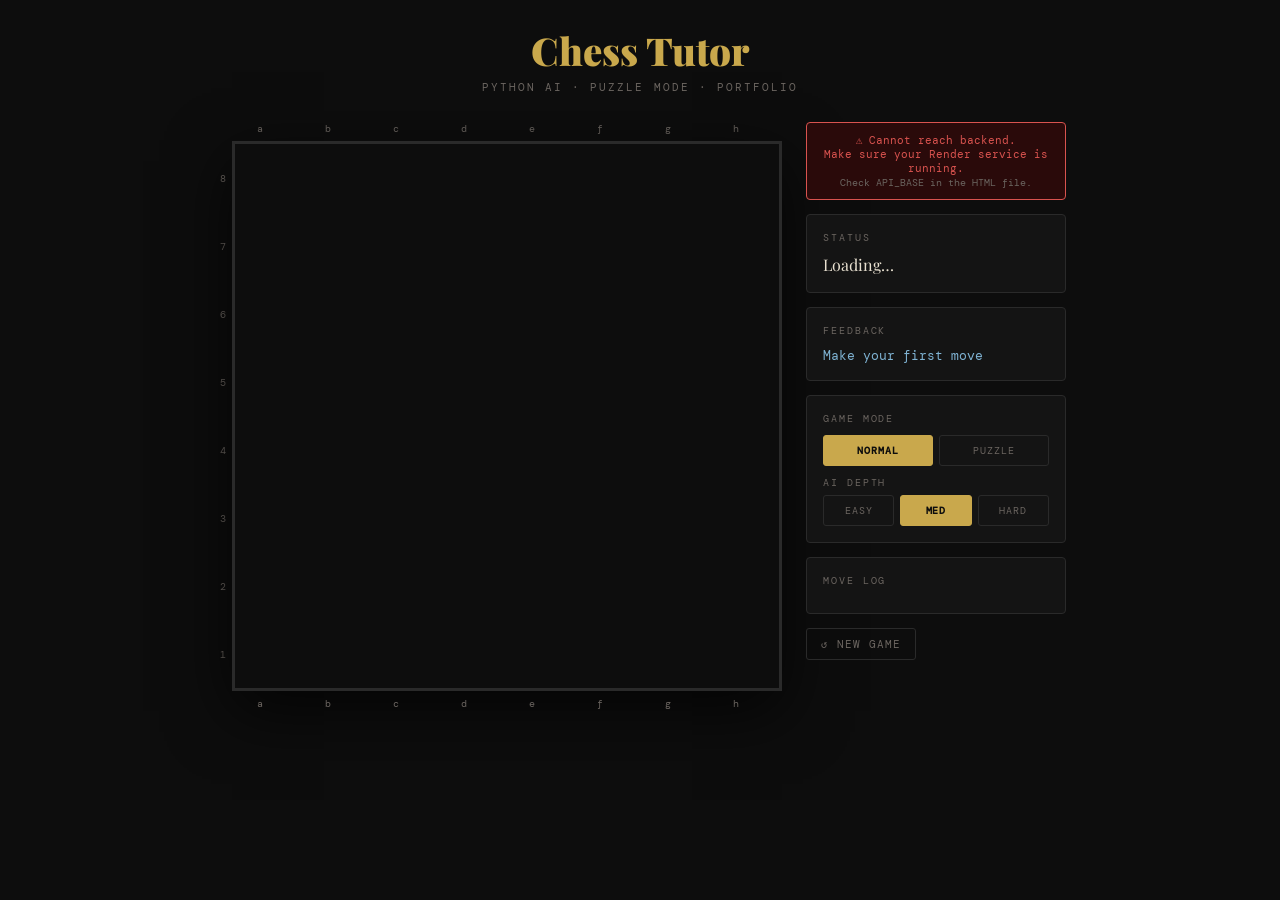
<file: web/index.html>
<!DOCTYPE html>
<html lang="en">
<head>
<meta charset="UTF-8">
<meta name="viewport" content="width=device-width, initial-scale=1.0">
<title>Chess Tutor</title>
<link href="https://fonts.googleapis.com/css2?family=Playfair+Display:wght@400;700;900&family=DM+Mono:wght@300;400;500&display=swap" rel="stylesheet">
<style>
  
  :root {
    --light-sq: #e8d5b0;
    --dark-sq:  #8b5e3c;
    --bg:       #0d0d0d;
    --panel:    #141414;
    --border:   #2a2a2a;
    --accent:   #c9a84c;
    --accent2:  #7fb3d3;
    --text:     #e8e0d0;
    --muted:    #6b6560;
    --good:     #5cb85c;
    --bad:      #d9534f;
    --sq: 68px;
  }
  * { box-sizing: border-box; margin: 0; padding: 0; }
  body {
    background: var(--bg);
    color: var(--text);
    font-family: 'DM Mono', monospace;
    min-height: 100vh;
    display: flex;
    flex-direction: column;
    align-items: center;
    padding: 24px 16px 40px;
  }
  header { text-align: center; margin-bottom: 28px; }
  header h1 {
    font-family: 'Playfair Display', serif;
    font-size: 2.4rem;
    font-weight: 900;
    color: var(--accent);
  }
  header p { font-size: 0.7rem; color: var(--muted); letter-spacing: 0.18em; text-transform: uppercase; margin-top: 4px; }
  .app { display: flex; gap: 24px; align-items: flex-start; flex-wrap: wrap; justify-content: center; }

  .board-wrap { display: flex; flex-direction: column; align-items: center; gap: 6px; }
  .coord-row  { display: flex; width: calc(var(--sq)*8); justify-content: space-around; }
  .coord-row span { width: var(--sq); text-align: center; font-size: 0.6rem; color: var(--muted); }
  .board-and-ranks { display: flex; align-items: center; gap: 6px; }
  .ranks { display: flex; flex-direction: column; height: calc(var(--sq)*8); justify-content: space-around; }
  .ranks span { font-size: 0.6rem; color: var(--muted); text-align: right; width: 12px; }

  #board {
    display: grid;
    grid-template-columns: repeat(8, var(--sq));
    grid-template-rows: repeat(8, var(--sq));
    border: 3px solid var(--border);
    box-shadow: 0 20px 60px rgba(0,0,0,0.7);
  }
  .sq {
    width: var(--sq); height: var(--sq);
    display: flex; align-items: center; justify-content: center;
    font-size: 40px; cursor: pointer; position: relative; user-select: none;
    transition: background 0.1s;
  }
  .sq.light { background: var(--light-sq); }
  .sq.dark  { background: var(--dark-sq); }
  .sq.selected { outline: 3px solid var(--accent); outline-offset: -3px; z-index: 2; }
  .sq.last-move { background: rgba(201,168,76,0.32) !important; }
  .sq.hint { background: rgba(201,168,76,0.55) !important; }

  .panel { width: 260px; display: flex; flex-direction: column; gap: 14px; }
  .card  { background: var(--panel); border: 1px solid var(--border); border-radius: 4px; padding: 16px; }
  .card-title { font-size: 0.6rem; text-transform: uppercase; letter-spacing: 0.2em; color: var(--muted); margin-bottom: 10px; }

  #status-text  { font-family: 'Playfair Display', serif; font-size: 1rem; min-height: 1.4em; }
  #feedback-text { font-size: 0.8rem; min-height: 1.2em; transition: color 0.3s; }
  #feedback-text.good { color: var(--good); }
  #feedback-text.bad  { color: var(--bad); }
  #feedback-text.info { color: var(--accent2); }

  #puzzle-banner {
    display: none;
    background: linear-gradient(135deg,#1a1200,#2a1f00);
    border: 1px solid var(--accent);
    border-radius: 4px; padding: 14px; text-align: center;
  }
  #puzzle-banner.active { display: block; }
  #puzzle-banner .pb-title { font-family: 'Playfair Display', serif; font-size: 1rem; color: var(--accent); margin-bottom: 4px; }
  #puzzle-banner .pb-sub  { font-size: 0.65rem; color: var(--muted); }

  #move-log { font-size: 0.72rem; color: var(--muted); max-height: 180px; overflow-y: auto; line-height: 1.9; }
  .move-pair { display: flex; gap: 8px; }
  .move-num  { color: var(--border); min-width: 22px; }
  .move-w    { color: var(--text); min-width: 60px; }

  .btn-row { display: flex; gap: 8px; flex-wrap: wrap; }
  button {
    font-family: 'DM Mono', monospace; font-size: 0.68rem;
    letter-spacing: 0.1em; text-transform: uppercase;
    padding: 8px 14px; border: 1px solid var(--border);
    background: transparent; color: var(--muted); border-radius: 3px;
    cursor: pointer; transition: all 0.15s;
  }
  button:hover { border-color: var(--accent); color: var(--accent); }
  button.active { background: var(--accent); color: #0d0d0d; border-color: var(--accent); font-weight: 600; }
  .mode-row, .diff-row { display: flex; gap: 6px; }
  .mode-btn, .diff-btn { flex: 1; text-align: center; font-size: 0.62rem; }

  #thinking { display: none; font-size: 0.65rem; color: var(--muted); letter-spacing: 0.1em; margin-top: 6px; }
  #thinking.show { display: block; }
  @keyframes blink { 0%,100%{opacity:1} 50%{opacity:0.2} }
  #thinking span { animation: blink 1s ease-in-out infinite; }

  #gameover { display: none; position: fixed; inset: 0; background: rgba(0,0,0,0.75); z-index: 100; align-items: center; justify-content: center; }
  #gameover.show { display: flex; }
  .go-box { background: var(--panel); border: 1px solid var(--accent); padding: 36px 48px; text-align: center; border-radius: 4px; }
  .go-box h2 { font-family: 'Playfair Display', serif; font-size: 2rem; color: var(--accent); margin-bottom: 8px; }
  .go-box p  { color: var(--muted); font-size: 0.75rem; margin-bottom: 20px; }

  #conn-banner {
    display: none; background: #2a0a0a; border: 1px solid var(--bad);
    border-radius: 4px; padding: 10px 14px; font-size: 0.7rem;
    color: var(--bad); text-align: center;
  }
  #conn-banner.show { display: block; }

  @media (max-width: 700px) {
    :root { --sq: 44px; }
    header h1 { font-size: 1.6rem; }
    .panel { width: 100%; max-width: calc(var(--sq)*8 + 18px); }
  }
</style>
</head>
<body>

<header>
  <h1>Chess Tutor</h1>
  <p>Python AI · Puzzle Mode · Portfolio</p>
</header>

<div class="app">
  <div class="board-wrap">
    <div class="coord-row" id="files-top"></div>
    <div class="board-and-ranks">
      <div class="ranks" id="ranks-left"></div>
      <div id="board"></div>
    </div>
    <div class="coord-row" id="files-bot"></div>
  </div>

  <div class="panel">
    <div id="conn-banner">
      ⚠ Cannot reach backend.<br>
      Make sure your Render service is running.<br>
      <span style="color:var(--muted);font-size:0.65rem">Check API_BASE in the HTML file.</span>
    </div>

    <div id="puzzle-banner">
      <div class="pb-title">♟ Find the Best Move!</div>
      <div class="pb-sub">What would your Python AI play here?</div>
      <div style="margin-top:10px">
        <button onclick="skipPuzzle()" style="font-size:0.6rem;padding:5px 10px">Skip (S)</button>
      </div>
    </div>

    <div class="card">
      <div class="card-title">Status</div>
      <div id="status-text">Loading…</div>
      <div id="thinking">
        <span>●</span><span style="animation-delay:.2s">●</span><span style="animation-delay:.4s">●</span>
        &nbsp;AI thinking…
      </div>
    </div>

    <div class="card">
      <div class="card-title">Feedback</div>
      <div id="feedback-text" class="info">Make your first move</div>
    </div>

    <div class="card">
      <div class="card-title">Game Mode</div>
      <div class="mode-row">
        <button class="mode-btn active" id="btn-normal" onclick="setMode('normal')">Normal</button>
        <button class="mode-btn"        id="btn-puzzle" onclick="setMode('puzzle')">Puzzle</button>
      </div>
      <div style="margin-top:10px">
        <div class="card-title" style="margin-bottom:6px">AI Depth</div>
        <div class="diff-row">
          <button class="diff-btn"        id="diff-easy"   onclick="setDiff(1,'easy')">Easy</button>
          <button class="diff-btn active" id="diff-medium" onclick="setDiff(2,'medium')">Med</button>
          <button class="diff-btn"        id="diff-hard"   onclick="setDiff(3,'hard')">Hard</button>
        </div>
      </div>
    </div>

    <div class="card">
      <div class="card-title">Move Log</div>
      <div id="move-log"></div>
    </div>

    <div class="btn-row">
      <button onclick="newGame()">↺ New Game</button>
    </div>
  </div>
</div>

<div id="gameover">
  <div class="go-box">
    <h2 id="go-title">Game Over</h2>
    <p  id="go-sub">—</p>
    <button onclick="newGame()" style="font-size:0.75rem;padding:10px 24px;border-color:var(--accent);color:var(--accent)">New Game</button>
  </div>
</div>

<script>
// ── Config ─────────────────────────────────────────────────────────────────
// After deploying to Render, replace this with your Render service URL.
// Example: 'https://chessproject.onrender.com'
// Leave NO trailing slash.
const API_BASE = 'https://humble-guacamoler-v6px5wqqgj9jhp6jv-5000.app.github.dev';

// ── State ───────────────────────────────────────────────────────────────────
let fen = '';
let turn = 'white';
let selected = null;
let aiThinking = false;
let gameMode = 'normal';
let aiDepth  = 2;
let movesSincePuzzle = 0;
let puzzleActive = false;
let puzzleUCI = null;
let logNum = 1;
let lastUCI = null;
const PUZZLE_EVERY = 3;

// ── Piece glyphs ────────────────────────────────────────────────────────────
const GLYPHS = {
  P:'♙',N:'♘',B:'♗',R:'♖',Q:'♕',K:'♔',
  p:'♟',n:'♞',b:'♝',r:'♜',q:'♛',k:'♚'
};

// ── FEN helpers ─────────────────────────────────────────────────────────────
function fenGrid(f) {
  const rows = f.split(' ')[0].split('/');
  const g = Array(8).fill(0).map(()=>Array(8).fill(null));
  rows.forEach((row,r)=>{
    let c=0;
    for (const ch of row) {
      if (/\d/.test(ch)) c+=+ch;
      else { g[r][c]=ch; c++; }
    }
  });
  return g;
}

function uciCoords(uci) {
  const f='abcdefgh';
  return [8-+uci[1], f.indexOf(uci[0]), 8-+uci[3], f.indexOf(uci[2])];
}

function toUCI(fr,fc,tr,tc) {
  const f='abcdefgh';
  return `${f[fc]}${8-fr}${f[tc]}${8-tr}`;
}

// ── API helper ──────────────────────────────────────────────────────────────
async function api(path, body) {
  try {
    const r = await fetch(API_BASE + path, {
      method: body !== undefined ? 'POST' : 'GET',
      headers: {'Content-Type':'application/json'},
      body: body !== undefined ? JSON.stringify(body) : undefined
    });
    if (!r.ok) throw new Error('HTTP ' + r.status);
    document.getElementById('conn-banner').classList.remove('show');
    return await r.json();
  } catch(e) {
    console.error('API error:', e);
    document.getElementById('conn-banner').classList.add('show');
    return null;
  }
}

// ── Render board ────────────────────────────────────────────────────────────
function renderBoard() {
  const el = document.getElementById('board');
  el.innerHTML = '';
  if (!fen) return;
  const grid = fenGrid(fen);

  let lf=null, lt=null;
  if (lastUCI) {
    const [fr,fc,tr,tc] = uciCoords(lastUCI);
    lf=[fr,fc]; lt=[tr,tc];
  }

  for (let r=0;r<8;r++) for (let c=0;c<8;c++) {
    const sq = document.createElement('div');
    sq.className = 'sq ' + ((r+c)%2===0 ? 'light' : 'dark');
    if (lf && lf[0]===r && lf[1]===c) sq.classList.add('last-move');
    if (lt && lt[0]===r && lt[1]===c) sq.classList.add('last-move');
    if (selected && selected[0]===r && selected[1]===c) sq.classList.add('selected');

    const p = grid[r][c];
    if (p) {
      sq.textContent = GLYPHS[p] || '';
      sq.style.color = p===p.toUpperCase() ? '#fff' : '#111';
      sq.style.textShadow = p===p.toUpperCase()
        ? '0 1px 4px rgba(0,0,0,0.95)'
        : '0 1px 2px rgba(255,255,255,0.15)';
    }
    sq.addEventListener('click', ()=>onSqClick(r,c));
    el.appendChild(sq);
  }
}

// ── Square click ────────────────────────────────────────────────────────────
function onSqClick(r, c) {
  if (aiThinking || turn !== 'white') return;

  const grid = fenGrid(fen);
  const p = grid[r][c];
  const isWhite = p && p === p.toUpperCase();

  if (selected) {
    const [sr,sc] = selected;
    if (sr===r && sc===c) { selected=null; renderBoard(); return; }
    if (isWhite) { selected=[r,c]; renderBoard(); return; }

    const uci = toUCI(sr,sc,r,c);

    if (puzzleActive && puzzleUCI) {
      const correct = uci === puzzleUCI;
      setFeedback(
        correct ? '✓ Perfect! That was the best move!' : '✗ Not the best — but keep going!',
        correct ? 'good' : 'bad'
      );
      puzzleActive = false;
      puzzleUCI = null;
      document.getElementById('puzzle-banner').classList.remove('active');
      movesSincePuzzle = 0;
    }

    selected = null;
    doPlayerMove(uci);
    return;
  }

  if (isWhite) { selected=[r,c]; renderBoard(); }
}

// ── Player move ─────────────────────────────────────────────────────────────
async function doPlayerMove(uci) {
  const data = await api('/player-move', {move: uci});
  if (!data) return;

  if (data.status === 'invalid' || data.status === 'error') {
    setFeedback('Illegal move — try again', 'bad');
    selected=null; renderBoard(); return;
  }

  fen = data.fen;
  turn = data.turn;
  lastUCI = uci;
  movesSincePuzzle++;
  appendLog(uci, 'w');
  renderBoard();

  if (data.checkmate) { showGameOver('You win!', 'Checkmate'); return; }
  if (data.stalemate) { showGameOver('Draw', 'Stalemate'); return; }
  if (data.check) setFeedback('Check!', 'bad');

  if (gameMode==='puzzle' && !puzzleActive && movesSincePuzzle>=PUZZLE_EVERY) {
    await triggerPuzzle(); return;
  }

  await doAIMove();
}

// ── AI move ─────────────────────────────────────────────────────────────────
async function doAIMove() {
  aiThinking=true; showThinking(true); setStatus('AI thinking…');

  const data = await api('/ai-move', {depth: aiDepth});
  aiThinking=false; showThinking(false);

  if (!data || data.status==='no_moves') { setStatus('Game over'); return; }

  fen = data.fen;
  turn = data.turn;
  lastUCI = data.move_uci;
  movesSincePuzzle++;
  appendLog(data.move_uci, 'b');
  renderBoard();
  setStatus('White to move');

  if (data.checkmate) { showGameOver('AI wins!', 'Checkmate'); return; }
  if (data.stalemate) { showGameOver('Draw', 'Stalemate'); return; }
  if (data.check) setFeedback('You are in check!', 'bad');
  else if (gameMode !== 'puzzle') setFeedback('Your turn', 'info');

  if (gameMode==='puzzle' && !puzzleActive && movesSincePuzzle>=PUZZLE_EVERY) {
    await triggerPuzzle();
  }
}

// ── Puzzle ───────────────────────────────────────────────────────────────────
async function triggerPuzzle() {
  const data = await api('/best-move', {depth:2});
  if (!data || data.status!=='ok') { await doAIMove(); return; }
  puzzleUCI = data.move_uci;
  puzzleActive = true;
  movesSincePuzzle = 0;
  document.getElementById('puzzle-banner').classList.add('active');
  setStatus('Find the best move!');
  setFeedback('Analyse the position carefully…', 'info');
}

async function skipPuzzle() {
  puzzleActive=false; puzzleUCI=null; movesSincePuzzle=0;
  document.getElementById('puzzle-banner').classList.remove('active');
  setFeedback('Skipped — keep playing', 'info');
  await doAIMove();
}

// ── New game ─────────────────────────────────────────────────────────────────
async function newGame() {
  const data = await api('/new-game', {});
  if (!data) return;
  fen=data.fen; turn=data.turn; selected=null; lastUCI=null;
  puzzleActive=false; puzzleUCI=null; movesSincePuzzle=0;
  logNum=1; aiThinking=false;
  document.getElementById('gameover').classList.remove('show');
  document.getElementById('puzzle-banner').classList.remove('active');
  document.getElementById('move-log').innerHTML='';
  setFeedback('Make your first move', 'info');
  setStatus('White to move');
  showThinking(false);
  renderBoard();
}

// ── Move log ─────────────────────────────────────────────────────────────────
function appendLog(uci, side) {
  const log = document.getElementById('move-log');
  if (side==='w') {
    const d=document.createElement('div'); d.className='move-pair';
    d.innerHTML=`<span class="move-num">${logNum}.</span><span class="move-w">${uci}</span><span id="lb${logNum}"></span>`;
    log.appendChild(d); logNum++;
  } else {
    const el=document.getElementById(`lb${logNum-1}`);
    if (el) { el.textContent=uci; el.style.color='var(--muted)'; }
  }
  log.scrollTop=log.scrollHeight;
}

// ── Helpers ───────────────────────────────────────────────────────────────────
function setStatus(t)      { document.getElementById('status-text').textContent=t; }
function showThinking(v)   { document.getElementById('thinking').classList.toggle('show',v); }
function showGameOver(t,s) {
  document.getElementById('go-title').textContent=t;
  document.getElementById('go-sub').textContent=s;
  document.getElementById('gameover').classList.add('show');
}
function setFeedback(t,cls) {
  const el=document.getElementById('feedback-text');
  el.textContent=t; el.className=cls;
}
function setMode(m) {
  gameMode=m;
  document.getElementById('btn-normal').classList.toggle('active',m==='normal');
  document.getElementById('btn-puzzle').classList.toggle('active',m==='puzzle');
  newGame();
}
function setDiff(d,name) {
  aiDepth=d;
  ['easy','medium','hard'].forEach(x=>document.getElementById('diff-'+x).classList.toggle('active',x===name));
  newGame();
}

// ── Coordinates ───────────────────────────────────────────────────────────────
function buildCoords() {
  const ft=document.getElementById('files-top'),
        fb=document.getElementById('files-bot'),
        rl=document.getElementById('ranks-left');
  'abcdefgh'.split('').forEach(f=>[ft,fb].forEach(el=>{
    const s=document.createElement('span'); s.textContent=f; el.appendChild(s);
  }));
  for (let r=1;r<=8;r++) {
    const s=document.createElement('span'); s.textContent=9-r; rl.appendChild(s);
  }
}

// ── Keyboard shortcuts ────────────────────────────────────────────────────────
document.addEventListener('keydown', e=>{
  if ((e.key==='s'||e.key==='S') && puzzleActive) skipPuzzle();
  if (e.key==='r'||e.key==='R') newGame();
});

buildCoords();
newGame();
</script>
</body>
</html>
</file>
